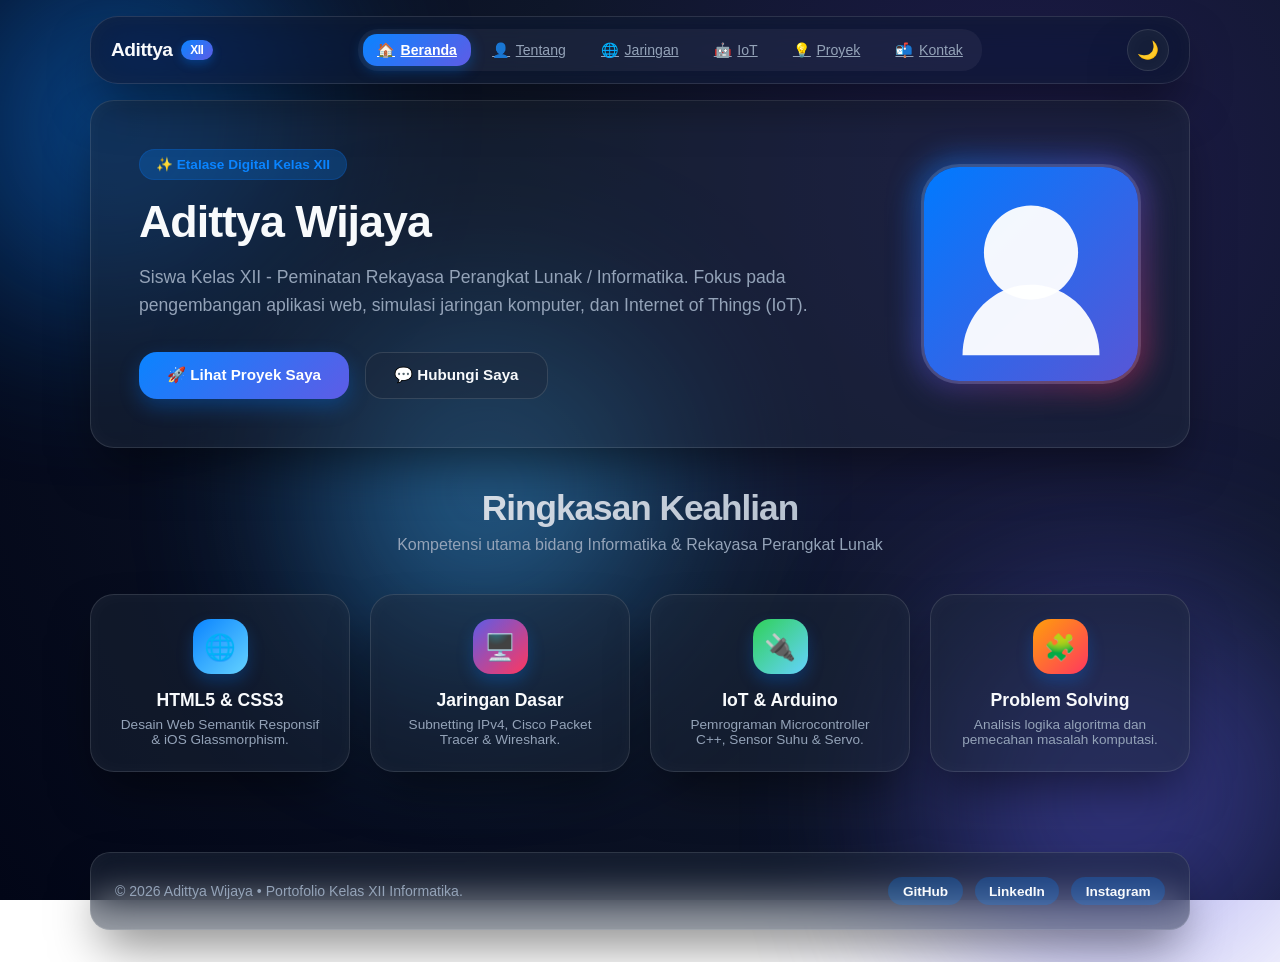
<file: index.html>
<!DOCTYPE html>
<html lang="id" data-theme="dark">
<head>
  <meta charset="UTF-8">
  <meta name="viewport" content="width=device-width, initial-scale=1.0">
  <title>Beranda - Portofolio Digital</title>
  <link rel="stylesheet" href="assets/css/style.css">
</head>
<body>
  <div class="glow-orb orb-1"></div>
  <div class="glow-orb orb-2"></div>
  <div class="glow-orb orb-3"></div>

  <header>
    <nav class="navbar">
      <div class="brand" onclick="window.location.href='index.html'">
        <span>Adittya</span>
        <span class="brand-badge">XII</span>
      </div>
      <ul class="nav-menu">
        <li><a class="nav-link active" href="index.html">🏠 <span>Beranda</span></a></li>
        <li><a class="nav-link" href="pages/tentang.html">👤 <span>Tentang</span></a></li>
        <li><a class="nav-link" href="pages/jaringan.html">🌐 <span>Jaringan</span></a></li>
        <li><a class="nav-link" href="pages/iot.html">🤖 <span>IoT</span></a></li>
        <li><a class="nav-link" href="pages/proyek.html">💡 <span>Proyek</span></a></li>
        <li><a class="nav-link" href="pages/kontak.html">📬 <span>Kontak</span></a></li>
      </ul>
      <button class="theme-toggle-btn" id="themeToggleBtn" onclick="toggleTheme()">🌙</button>
    </nav>
  </header>

  <main>
    <section class="page-section active">
      <article class="glass-card hero-widget">
        <div class="hero-content">
          <span class="hero-badge">✨ Etalase Digital Kelas XII</span>
          <h1 class="hero-title">Adittya Wijaya</h1>
          <p class="hero-description">
            Siswa Kelas XII - Peminatan Rekayasa Perangkat Lunak / Informatika. 
            Fokus pada pengembangan aplikasi web, simulasi jaringan komputer, dan Internet of Things (IoT).
          </p>
          <div class="cta-group">
            <button class="ios-btn ios-btn-primary" onclick="window.location.href='proyek.html'">🚀 Lihat Proyek Saya</button>
            <button class="ios-btn ios-btn-secondary" onclick="window.location.href='kontak.html'">💬 Hubungi Saya</button>
          </div>
        </div>
        <div class="avatar-wrapper">
          <svg class="avatar-svg" viewBox="0 0 100 100" fill="none" xmlns="http://www.w3.org/2000/svg">
            <rect width="100" height="100" fill="url(#hero-gradient)"/>
            <circle cx="50" cy="40" r="22" fill="#ffffff" opacity="0.95"/>
            <path d="M18 88C18 69.5 32.3 55 50 55C67.7 55 82 69.5 82 88H18Z" fill="#ffffff" opacity="0.95"/>
            <defs>
              <linearGradient id="hero-gradient" x1="0" y1="0" x2="100" y2="100" gradientUnits="userSpaceOnUse">
                <stop stop-color="#007AFF"/>
                <stop offset="1" stop-color="#5856D6"/>
              </linearGradient>
            </defs>
          </svg>
        </div>
      </article>

      <div class="section-header">
        <h2 class="section-title">Ringkasan Keahlian</h2>
        <p class="section-subtitle">Kompetensi utama bidang Informatika & Rekayasa Perangkat Lunak</p>
      </div>

      <div class="skills-grid">
        <article class="glass-card skill-widget">
          <div class="skill-icon-box">🌐</div>
          <h3 style="font-size:1.1rem; margin-bottom:0.4rem;">HTML5 & CSS3</h3>
          <p style="font-size:0.85rem; color:var(--text-muted);">Desain Web Semantik Responsif & iOS Glassmorphism.</p>
        </article>
        <article class="glass-card skill-widget">
          <div class="skill-icon-box" style="background:linear-gradient(135deg, var(--accent-purple), var(--accent-pink));">🖥️</div>
          <h3 style="font-size:1.1rem; margin-bottom:0.4rem;">Jaringan Dasar</h3>
          <p style="font-size:0.85rem; color:var(--text-muted);">Subnetting IPv4, Cisco Packet Tracer & Wireshark.</p>
        </article>
        <article class="glass-card skill-widget">
          <div class="skill-icon-box" style="background:linear-gradient(135deg, var(--accent-green), var(--accent-cyan));">🔌</div>
          <h3 style="font-size:1.1rem; margin-bottom:0.4rem;">IoT & Arduino</h3>
          <p style="font-size:0.85rem; color:var(--text-muted);">Pemrograman Microcontroller C++, Sensor Suhu & Servo.</p>
        </article>
        <article class="glass-card skill-widget">
          <div class="skill-icon-box" style="background:linear-gradient(135deg, var(--accent-orange), var(--accent-pink));">🧩</div>
          <h3 style="font-size:1.1rem; margin-bottom:0.4rem;">Problem Solving</h3>
          <p style="font-size:0.85rem; color:var(--text-muted);">Analisis logika algoritma dan pemecahan masalah komputasi.</p>
        </article>
      </div>
    </section>
  </main>

  <footer>
    <p class="footer-text">&copy; 2026 Adittya Wijaya • Portofolio Kelas XII Informatika.</p>
    <div class="social-pills">
      <a href="https://github.com" target="_blank" class="social-pill">GitHub</a>
      <a href="https://linkedin.com" target="_blank" class="social-pill">LinkedIn</a>
      <a href="https://instagram.com" target="_blank" class="social-pill">Instagram</a>
    </div>
  </footer>

  <script>
    function toggleTheme() {
      const htmlEl = document.documentElement;
      const currentTheme = htmlEl.getAttribute('data-theme');
      const newTheme = currentTheme === 'dark' ? 'light' : 'dark';
      htmlEl.setAttribute('data-theme', newTheme);
      const themeBtn = document.getElementById('themeToggleBtn');
      themeBtn.innerHTML = newTheme === 'dark' ? '🌙' : '☀️';
    }
  </script>
</body>
</html>
</file>
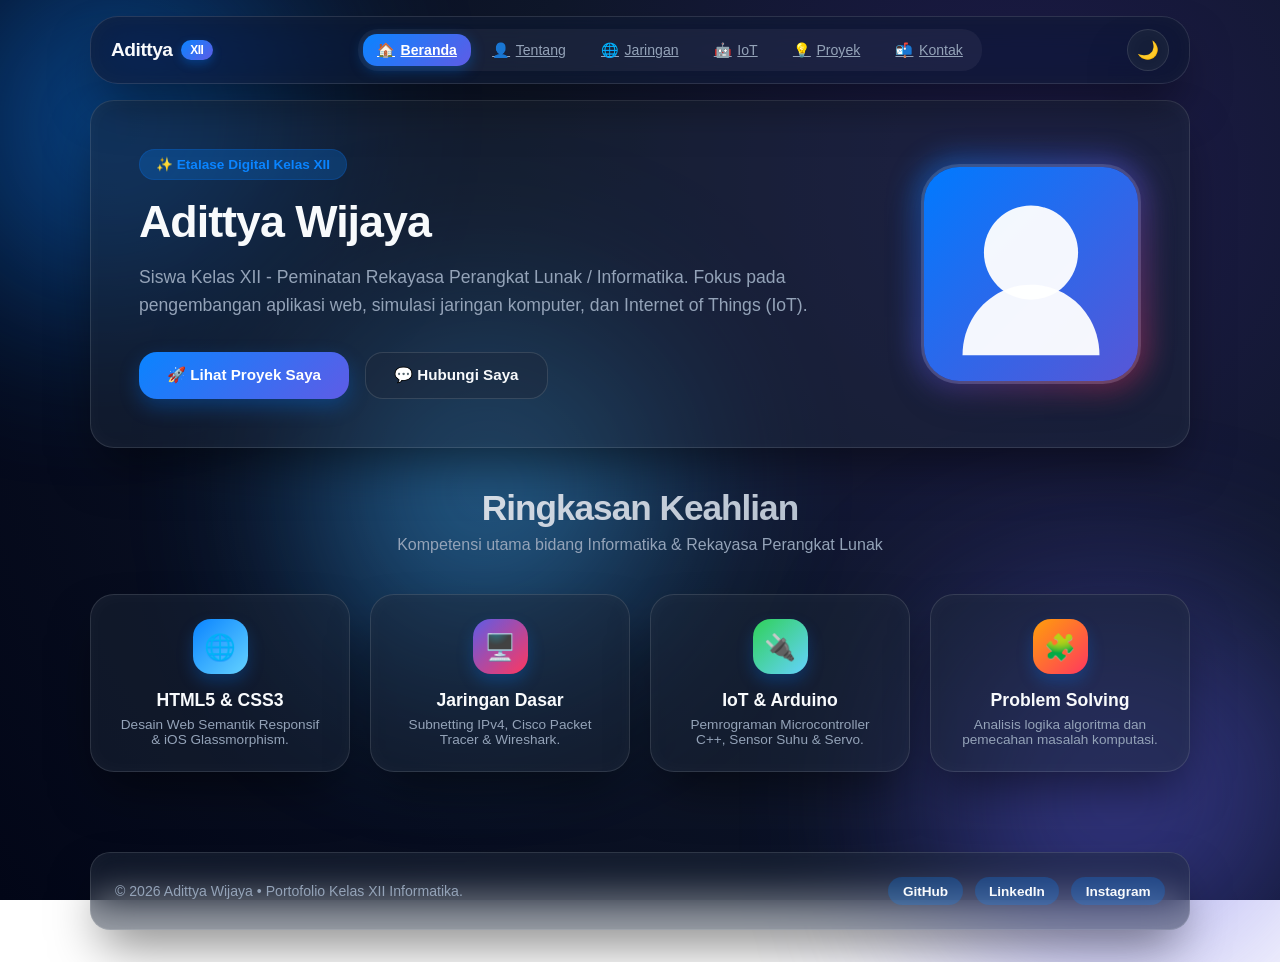
<file: pages/index.html>
<!DOCTYPE html>
<html lang="id" data-theme="dark">
<head>
  <meta charset="UTF-8">
  <meta name="viewport" content="width=device-width, initial-scale=1.0">
  <title>Beranda - Portofolio Digital</title>
  <link rel="stylesheet" href="../assets/css/style.css">
</head>
<body>
  <div class="glow-orb orb-1"></div>
  <div class="glow-orb orb-2"></div>
  <div class="glow-orb orb-3"></div>

  <header>
    <nav class="navbar">
      <div class="brand" onclick="window.location.href='index.html'">
        <span>Adittya</span>
        <span class="brand-badge">XII</span>
      </div>
      <ul class="nav-menu">
        <li><a class="nav-link active" href="index.html">🏠 <span>Beranda</span></a></li>
        <li><a class="nav-link" href="pages/tentang.html">👤 <span>Tentang</span></a></li>
        <li><a class="nav-link" href="pages/jaringan.html">🌐 <span>Jaringan</span></a></li>
        <li><a class="nav-link" href="pages/iot.html">🤖 <span>IoT</span></a></li>
        <li><a class="nav-link" href="pages/proyek.html">💡 <span>Proyek</span></a></li>
        <li><a class="nav-link" href="pages/kontak.html">📬 <span>Kontak</span></a></li>
      </ul>
      <button class="theme-toggle-btn" id="themeToggleBtn" onclick="toggleTheme()">🌙</button>
    </nav>
  </header>

  <main>
    <section class="page-section active">
      <article class="glass-card hero-widget">
        <div class="hero-content">
          <span class="hero-badge">✨ Etalase Digital Kelas XII</span>
          <h1 class="hero-title">Adittya Wijaya</h1>
          <p class="hero-description">
            Siswa Kelas XII - Peminatan Rekayasa Perangkat Lunak / Informatika. 
            Fokus pada pengembangan aplikasi web, simulasi jaringan komputer, dan Internet of Things (IoT).
          </p>
          <div class="cta-group">
            <button class="ios-btn ios-btn-primary" onclick="window.location.href='proyek.html'">🚀 Lihat Proyek Saya</button>
            <button class="ios-btn ios-btn-secondary" onclick="window.location.href='kontak.html'">💬 Hubungi Saya</button>
          </div>
        </div>
        <div class="avatar-wrapper">
          <svg class="avatar-svg" viewBox="0 0 100 100" fill="none" xmlns="http://www.w3.org/2000/svg">
            <rect width="100" height="100" fill="url(#hero-gradient)"/>
            <circle cx="50" cy="40" r="22" fill="#ffffff" opacity="0.95"/>
            <path d="M18 88C18 69.5 32.3 55 50 55C67.7 55 82 69.5 82 88H18Z" fill="#ffffff" opacity="0.95"/>
            <defs>
              <linearGradient id="hero-gradient" x1="0" y1="0" x2="100" y2="100" gradientUnits="userSpaceOnUse">
                <stop stop-color="#007AFF"/>
                <stop offset="1" stop-color="#5856D6"/>
              </linearGradient>
            </defs>
          </svg>
        </div>
      </article>

      <div class="section-header">
        <h2 class="section-title">Ringkasan Keahlian</h2>
        <p class="section-subtitle">Kompetensi utama bidang Informatika & Rekayasa Perangkat Lunak</p>
      </div>

      <div class="skills-grid">
        <article class="glass-card skill-widget">
          <div class="skill-icon-box">🌐</div>
          <h3 style="font-size:1.1rem; margin-bottom:0.4rem;">HTML5 & CSS3</h3>
          <p style="font-size:0.85rem; color:var(--text-muted);">Desain Web Semantik Responsif & iOS Glassmorphism.</p>
        </article>
        <article class="glass-card skill-widget">
          <div class="skill-icon-box" style="background:linear-gradient(135deg, var(--accent-purple), var(--accent-pink));">🖥️</div>
          <h3 style="font-size:1.1rem; margin-bottom:0.4rem;">Jaringan Dasar</h3>
          <p style="font-size:0.85rem; color:var(--text-muted);">Subnetting IPv4, Cisco Packet Tracer & Wireshark.</p>
        </article>
        <article class="glass-card skill-widget">
          <div class="skill-icon-box" style="background:linear-gradient(135deg, var(--accent-green), var(--accent-cyan));">🔌</div>
          <h3 style="font-size:1.1rem; margin-bottom:0.4rem;">IoT & Arduino</h3>
          <p style="font-size:0.85rem; color:var(--text-muted);">Pemrograman Microcontroller C++, Sensor Suhu & Servo.</p>
        </article>
        <article class="glass-card skill-widget">
          <div class="skill-icon-box" style="background:linear-gradient(135deg, var(--accent-orange), var(--accent-pink));">🧩</div>
          <h3 style="font-size:1.1rem; margin-bottom:0.4rem;">Problem Solving</h3>
          <p style="font-size:0.85rem; color:var(--text-muted);">Analisis logika algoritma dan pemecahan masalah komputasi.</p>
        </article>
      </div>
    </section>
  </main>

  <footer>
    <p class="footer-text">&copy; 2026 Adittya Wijaya • Portofolio Kelas XII Informatika.</p>
    <div class="social-pills">
      <a href="https://github.com" target="_blank" class="social-pill">GitHub</a>
      <a href="https://linkedin.com" target="_blank" class="social-pill">LinkedIn</a>
      <a href="https://instagram.com" target="_blank" class="social-pill">Instagram</a>
    </div>
  </footer>

  <script>
    function toggleTheme() {
      const htmlEl = document.documentElement;
      const currentTheme = htmlEl.getAttribute('data-theme');
      const newTheme = currentTheme === 'dark' ? 'light' : 'dark';
      htmlEl.setAttribute('data-theme', newTheme);
      const themeBtn = document.getElementById('themeToggleBtn');
      themeBtn.innerHTML = newTheme === 'dark' ? '🌙' : '☀️';
    }
  </script>
</body>
</html>
</file>
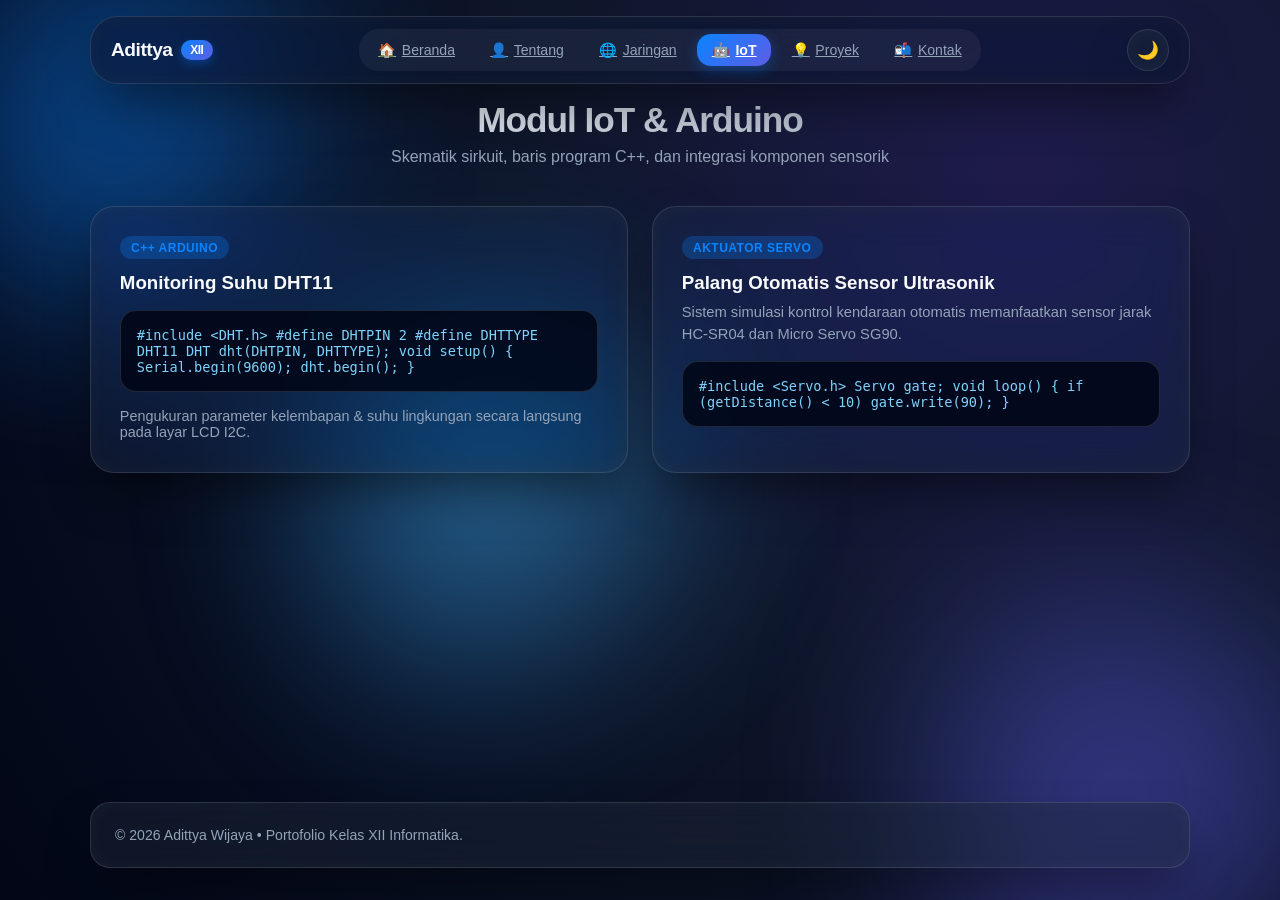
<file: pages/iot.html>
<!DOCTYPE html>
<html lang="id" data-theme="dark">
<head>
  <meta charset="UTF-8">
  <meta name="viewport" content="width=device-width, initial-scale=1.0">
  <title>IoT & Arduino - Portofolio Digital</title>
  <link rel="stylesheet" href="../assets/css/style.css">
</head>
<body>
  <div class="glow-orb orb-1"></div>
  <div class="glow-orb orb-2"></div>
  <div class="glow-orb orb-3"></div>

  <header>
    <nav class="navbar">
      <div class="brand" onclick="window.location.href='index.html'">
        <span>Adittya</span>
        <span class="brand-badge">XII</span>
      </div>
      <ul class="nav-menu">
        <li><a class="nav-link" href="../index.html">🏠 <span>Beranda</span></a></li>
        <li><a class="nav-link" href="tentang.html">👤 <span>Tentang</span></a></li>
        <li><a class="nav-link" href="jaringan.html">🌐 <span>Jaringan</span></a></li>
        <li><a class="nav-link active" href="iot.html">🤖 <span>IoT</span></a></li>
        <li><a class="nav-link" href="proyek.html">💡 <span>Proyek</span></a></li>
        <li><a class="nav-link" href="kontak.html">📬 <span>Kontak</span></a></li>
      </ul>
      <button class="theme-toggle-btn" id="themeToggleBtn" onclick="toggleTheme()">🌙</button>
    </nav>
  </header>

  <main>
    <section class="page-section active">
      <div class="section-header">
        <h2 class="section-title">Modul IoT & Arduino</h2>
        <p class="section-subtitle">Skematik sirkuit, baris program C++, dan integrasi komponen sensorik</p>
      </div>

      <div class="module-grid">
        <article class="glass-card">
          <span class="card-tag">C++ Arduino</span>
          <h3 style="margin: 0.8rem 0 0.2rem;">Monitoring Suhu DHT11</h3>
          <div class="code-box">
#include &lt;DHT.h&gt;
#define DHTPIN 2
#define DHTTYPE DHT11
DHT dht(DHTPIN, DHTTYPE);

void setup() {
  Serial.begin(9600);
  dht.begin();
}
          </div>
          <p style="color:var(--text-muted); font-size:0.9rem;">
            Pengukuran parameter kelembapan & suhu lingkungan secara langsung pada layar LCD I2C.
          </p>
        </article>

        <article class="glass-card">
          <span class="card-tag">Aktuator Servo</span>
          <h3 style="margin: 0.8rem 0 0.4rem;">Palang Otomatis Sensor Ultrasonik</h3>
          <p style="color:var(--text-muted); font-size:0.92rem; line-height:1.5;">
            Sistem simulasi kontrol kendaraan otomatis memanfaatkan sensor jarak HC-SR04 dan Micro Servo SG90.
          </p>
          <div class="code-box">
#include &lt;Servo.h&gt;
Servo gate;
void loop() {
  if (getDistance() &lt; 10) gate.write(90);
}
          </div>
        </article>
      </div>
    </section>
  </main>
  
  <footer><p class="footer-text">&copy; 2026 Adittya Wijaya • Portofolio Kelas XII Informatika.</p></footer>
  <script>
    function toggleTheme() {
      const htmlEl = document.documentElement;
      htmlEl.setAttribute('data-theme', htmlEl.getAttribute('data-theme') === 'dark' ? 'light' : 'dark');
    }
  </script>
</body>
</html>
</file>
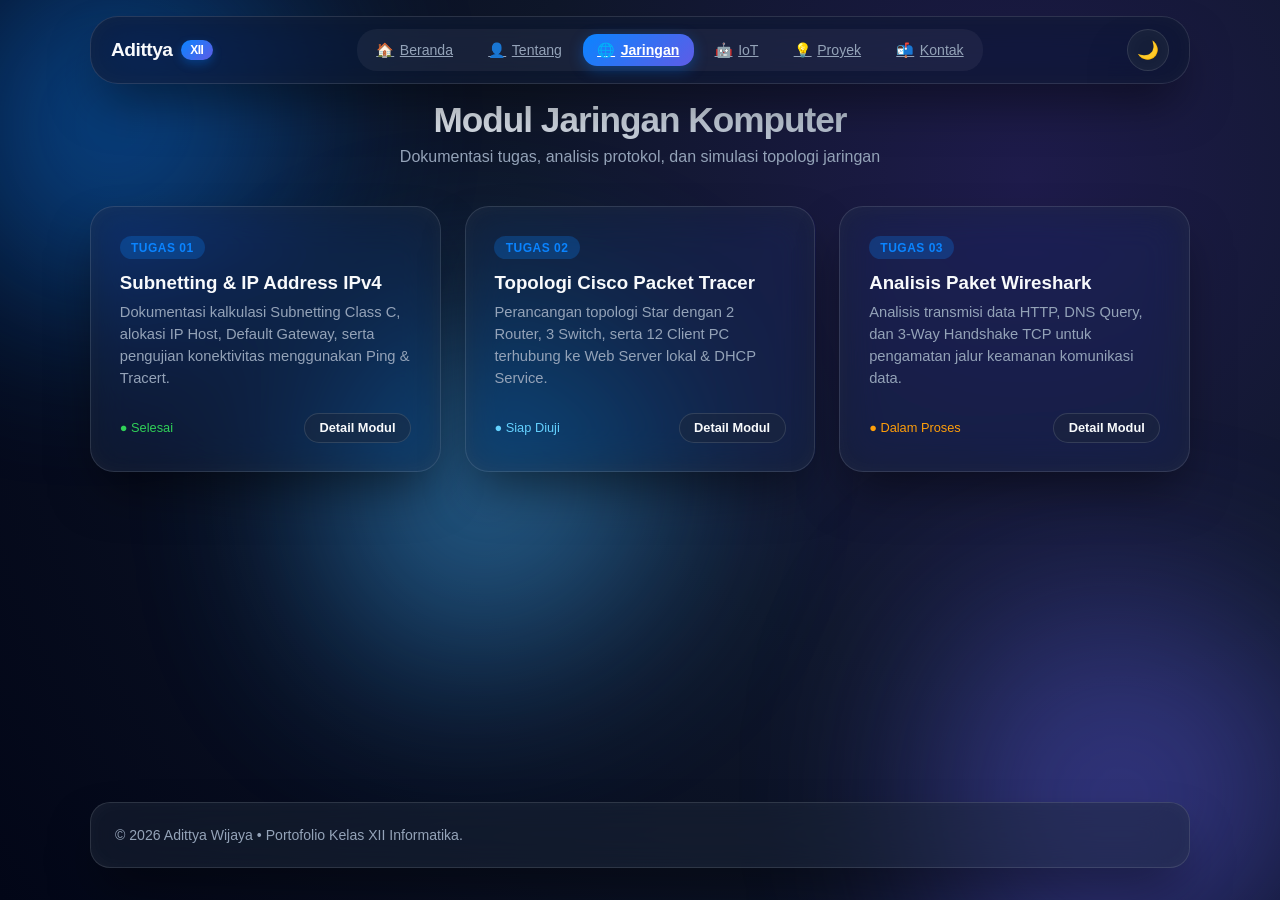
<file: pages/jaringan.html>
<!DOCTYPE html>
<html lang="id" data-theme="dark">
<head>
  <meta charset="UTF-8">
  <meta name="viewport" content="width=device-width, initial-scale=1.0">
  <title>Jaringan - Portofolio Digital</title>
  <link rel="stylesheet" href="../assets/css/style.css">
</head>
<body>
  <div class="glow-orb orb-1"></div>
  <div class="glow-orb orb-2"></div>
  <div class="glow-orb orb-3"></div>

  <header>
    <nav class="navbar">
      <div class="brand" onclick="window.location.href='index.html'">
        <span>Adittya</span>
        <span class="brand-badge">XII</span>
      </div>
      <ul class="nav-menu">
        <li><a class="nav-link" href="../index.html">🏠 <span>Beranda</span></a></li>
        <li><a class="nav-link" href="tentang.html">👤 <span>Tentang</span></a></li>
        <li><a class="nav-link active" href="jaringan.html">🌐 <span>Jaringan</span></a></li>
        <li><a class="nav-link" href="iot.html">🤖 <span>IoT</span></a></li>
        <li><a class="nav-link" href="proyek.html">💡 <span>Proyek</span></a></li>
        <li><a class="nav-link" href="kontak.html">📬 <span>Kontak</span></a></li>
      </ul>
      <button class="theme-toggle-btn" id="themeToggleBtn" onclick="toggleTheme()">🌙</button>
    </nav>
  </header>

  <main>
    <section class="page-section active">
      <div class="section-header">
        <h2 class="section-title">Modul Jaringan Komputer</h2>
        <p class="section-subtitle">Dokumentasi tugas, analisis protokol, dan simulasi topologi jaringan</p>
      </div>
      <div class="module-grid">
        <article class="glass-card">
          <span class="card-tag">Tugas 01</span>
          <h3 style="margin: 0.8rem 0 0.4rem;">Subnetting & IP Address IPv4</h3>
          <p style="color:var(--text-muted); font-size:0.92rem; line-height:1.5;">
            Dokumentasi kalkulasi Subnetting Class C, alokasi IP Host, Default Gateway, serta pengujian konektivitas menggunakan Ping & Tracert.
          </p>
          <div style="margin-top:1.5rem; display:flex; justify-content:space-between; align-items:center;">
            <span style="font-size:0.8rem; color:var(--accent-green);">● Selesai</span>
            <button class="ios-btn ios-btn-secondary" style="padding:0.4rem 0.9rem; font-size:0.8rem;">Detail Modul</button>
          </div>
        </article>

        <article class="glass-card">
          <span class="card-tag">Tugas 02</span>
          <h3 style="margin: 0.8rem 0 0.4rem;">Topologi Cisco Packet Tracer</h3>
          <p style="color:var(--text-muted); font-size:0.92rem; line-height:1.5;">
            Perancangan topologi Star dengan 2 Router, 3 Switch, serta 12 Client PC terhubung ke Web Server lokal & DHCP Service.
          </p>
          <div style="margin-top:1.5rem; display:flex; justify-content:space-between; align-items:center;">
            <span style="font-size:0.8rem; color:var(--accent-cyan);">● Siap Diuji</span>
            <button class="ios-btn ios-btn-secondary" style="padding:0.4rem 0.9rem; font-size:0.8rem;">Detail Modul</button>
          </div>
        </article>

        <article class="glass-card">
          <span class="card-tag">Tugas 03</span>
          <h3 style="margin: 0.8rem 0 0.4rem;">Analisis Paket Wireshark</h3>
          <p style="color:var(--text-muted); font-size:0.92rem; line-height:1.5;">
            Analisis transmisi data HTTP, DNS Query, dan 3-Way Handshake TCP untuk pengamatan jalur keamanan komunikasi data.
          </p>
          <div style="margin-top:1.5rem; display:flex; justify-content:space-between; align-items:center;">
            <span style="font-size:0.8rem; color:var(--accent-orange);">● Dalam Proses</span>
            <button class="ios-btn ios-btn-secondary" style="padding:0.4rem 0.9rem; font-size:0.8rem;">Detail Modul</button>
          </div>
        </article>
      </div>
    </section>
  </main>

  <footer>
    <p class="footer-text">&copy; 2026 Adittya Wijaya • Portofolio Kelas XII Informatika.</p>
  </footer>
  <script>
    function toggleTheme() {
      const htmlEl = document.documentElement;
      const currentTheme = htmlEl.getAttribute('data-theme');
      htmlEl.setAttribute('data-theme', currentTheme === 'dark' ? 'light' : 'dark');
      document.getElementById('themeToggleBtn').innerHTML = currentTheme === 'dark' ? '☀️' : '🌙';
    }
  </script>
</body>
</html>
</file>
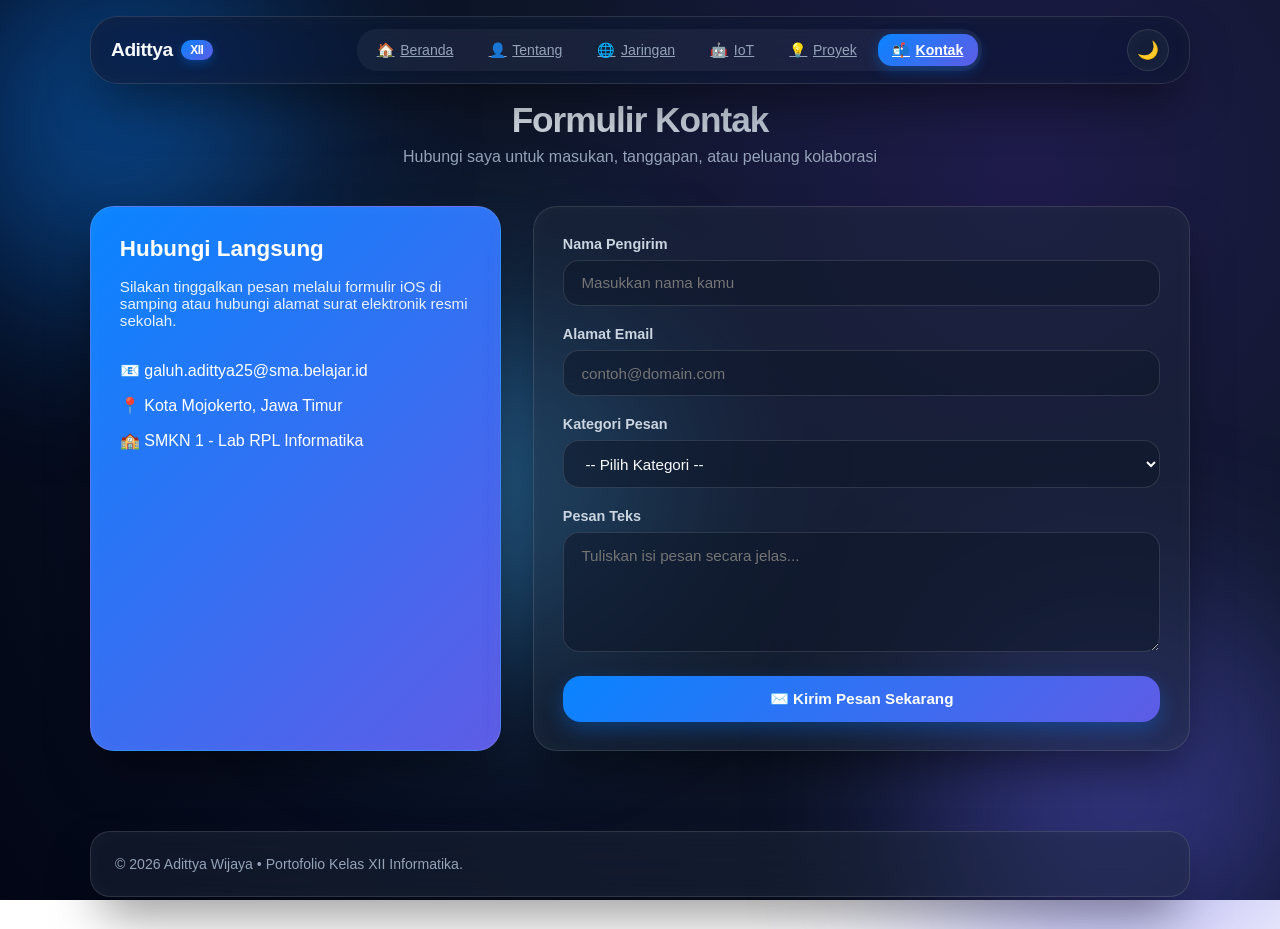
<file: pages/kontak.html>
<!DOCTYPE html>
<html lang="id" data-theme="dark">
<head>
  <meta charset="UTF-8">
  <meta name="viewport" content="width=device-width, initial-scale=1.0">
  <title>Kontak - Portofolio Digital</title>
  <link rel="stylesheet" href="../assets/css/style.css">
</head>
<body>
  <div class="glow-orb orb-1"></div>
  <div class="glow-orb orb-2"></div>
  <div class="glow-orb orb-3"></div>

  <header>
    <nav class="navbar">
      <div class="brand" onclick="window.location.href='index.html'">
        <span>Adittya</span>
        <span class="brand-badge">XII</span>
      </div>
      <ul class="nav-menu">
        <li><a class="nav-link" href="../index.html">🏠 <span>Beranda</span></a></li>
        <li><a class="nav-link" href="tentang.html">👤 <span>Tentang</span></a></li>
        <li><a class="nav-link" href="jaringan.html">🌐 <span>Jaringan</span></a></li>
        <li><a class="nav-link" href="iot.html">🤖 <span>IoT</span></a></li>
        <li><a class="nav-link" href="proyek.html">💡 <span>Proyek</span></a></li>
        <li><a class="nav-link active" href="kontak.html">📬 <span>Kontak</span></a></li>
      </ul>
      <button class="theme-toggle-btn" onclick="toggleTheme()">🌙</button>
    </nav>
  </header>

  <main>
    <section class="page-section active">
      <div class="section-header">
        <h2 class="section-title">Formulir Kontak</h2>
        <p class="section-subtitle">Hubungi saya untuk masukan, tanggapan, atau peluang kolaborasi</p>
      </div>

      <div class="contact-layout">
        <article class="glass-card" style="background: linear-gradient(135deg, var(--accent-blue), var(--accent-purple)); color:white;">
          <h3 style="font-size:1.4rem; margin-bottom:1rem;">Hubungi Langsung</h3>
          <p style="opacity:0.9; margin-bottom:2rem; font-size:0.95rem;">
            Silakan tinggalkan pesan melalui formulir iOS di samping atau hubungi alamat surat elektronik resmi sekolah.
          </p>
          <div style="display:flex; flex-direction:column; gap:1rem;">
            <div>📧 galuh.adittya25@sma.belajar.id</div>
            <div>📍 Kota Mojokerto, Jawa Timur</div>
            <div>🏫 SMKN 1 - Lab RPL Informatika</div>
          </div>
        </article>

        <article class="glass-card">
          <form id="contactForm" onsubmit="handleFormSubmit(event)">
            <div class="form-group">
              <label class="form-label" for="nama">Nama Pengirim</label>
              <input type="text" id="nama" class="ios-input" placeholder="Masukkan nama kamu" required>
            </div>
            <div class="form-group">
              <label class="form-label" for="email">Alamat Email</label>
              <input type="email" id="email" class="ios-input" placeholder="contoh@domain.com" required>
            </div>
            <div class="form-group">
              <label class="form-label" for="kategori">Kategori Pesan</label>
              <select id="kategori" class="ios-select" required>
                <option value="" disabled selected>-- Pilih Kategori --</option>
                <option value="Pertanyaan">Pertanyaan Materi</option>
                <option value="Kolaborasi">Kolaborasi Proyek</option>
                <option value="Saran">Saran & Masukan</option>
              </select>
            </div>
            <div class="form-group">
              <label class="form-label" for="pesan">Pesan Teks</label>
              <textarea id="pesan" class="ios-textarea" placeholder="Tuliskan isi pesan secara jelas..." required></textarea>
            </div>
            <button type="submit" class="ios-btn ios-btn-primary" style="width:100%; justify-content:center;">
              ✉️ Kirim Pesan Sekarang
            </button>
          </form>
        </article>
      </div>
    </section>
  </main>

  <div class="toast-modal" id="toastModal">
    <span>✅</span>
    <span id="toastMsg">Terima kasih! Pesan kamu berhasil terkirim.</span>
  </div>

  <footer><p class="footer-text">&copy; 2026 Adittya Wijaya • Portofolio Kelas XII Informatika.</p></footer>

  <script>
    function toggleTheme() {
      const htmlEl = document.documentElement;
      htmlEl.setAttribute('data-theme', htmlEl.getAttribute('data-theme') === 'dark' ? 'light' : 'dark');
    }
    function showToast(message) {
      const toast = document.getElementById('toastModal');
      document.getElementById('toastMsg').textContent = message;
      toast.classList.add('show');
      setTimeout(() => { toast.classList.remove('show'); }, 3000);
    }
    function handleFormSubmit(e) {
      e.preventDefault();
      showToast('Pesan kamu berhasil terkirim via iOS System!');
      document.getElementById('contactForm').reset();
    }
  </script>
</body>
</html>
</file>
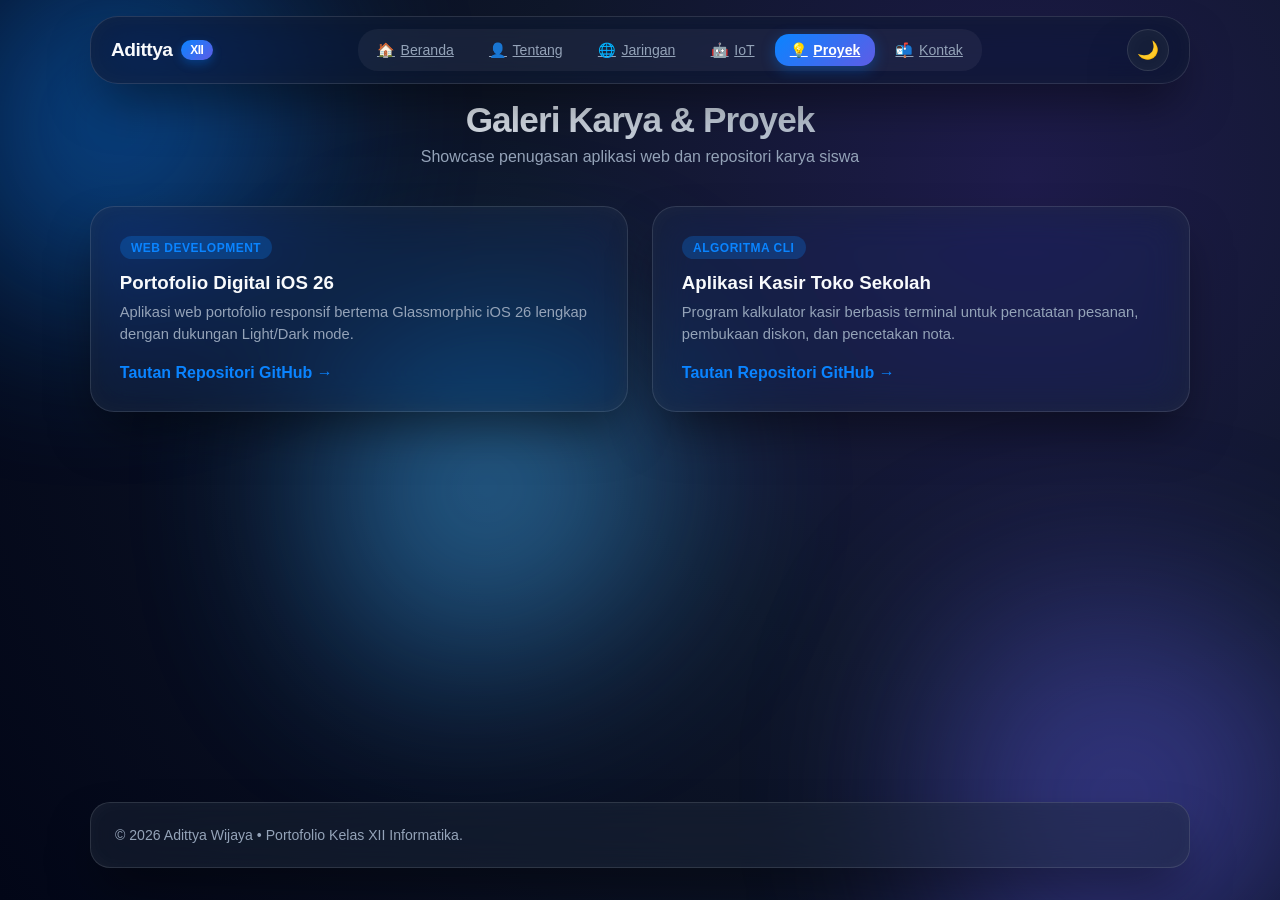
<file: pages/proyek.html>
<!DOCTYPE html>
<html lang="id" data-theme="dark">
<head>
  <meta charset="UTF-8">
  <meta name="viewport" content="width=device-width, initial-scale=1.0">
  <title>Proyek - Portofolio Digital</title>
  <link rel="stylesheet" href="../assets/css/style.css">
</head>
<body>
  <div class="glow-orb orb-1"></div>
  <div class="glow-orb orb-2"></div>
  <div class="glow-orb orb-3"></div>

  <header>
    <nav class="navbar">
      <div class="brand" onclick="window.location.href='index.html'">
        <span>Adittya</span>
        <span class="brand-badge">XII</span>
      </div>
      <ul class="nav-menu">
        <li><a class="nav-link" href="../index.html">🏠 <span>Beranda</span></a></li>
        <li><a class="nav-link" href="tentang.html">👤 <span>Tentang</span></a></li>
        <li><a class="nav-link" href="jaringan.html">🌐 <span>Jaringan</span></a></li>
        <li><a class="nav-link" href="iot.html">🤖 <span>IoT</span></a></li>
        <li><a class="nav-link active" href="proyek.html">💡 <span>Proyek</span></a></li>
        <li><a class="nav-link" href="kontak.html">📬 <span>Kontak</span></a></li>
      </ul>
      <button class="theme-toggle-btn" onclick="toggleTheme()">🌙</button>
    </nav>
  </header>

  <main>
    <section class="page-section active">
      <div class="section-header">
        <h2 class="section-title">Galeri Karya & Proyek</h2>
        <p class="section-subtitle">Showcase penugasan aplikasi web dan repositori karya siswa</p>
      </div>

      <div class="module-grid">
        <article class="glass-card">
          <span class="card-tag">Web Development</span>
          <h3 style="margin: 0.8rem 0 0.4rem;">Portofolio Digital iOS 26</h3>
          <p style="color:var(--text-muted); font-size:0.92rem; line-height:1.5;">
            Aplikasi web portofolio responsif bertema Glassmorphic iOS 26 lengkap dengan dukungan Light/Dark mode.
          </p>
          <a href="https://github.com" target="_blank" style="display:inline-block; margin-top:1.2rem; color:var(--accent-blue); font-weight:600; text-decoration:none;">
            Tautan Repositori GitHub &rarr;
          </a>
        </article>

        <article class="glass-card">
          <span class="card-tag">Algoritma CLI</span>
          <h3 style="margin: 0.8rem 0 0.4rem;">Aplikasi Kasir Toko Sekolah</h3>
          <p style="color:var(--text-muted); font-size:0.92rem; line-height:1.5;">
            Program kalkulator kasir berbasis terminal untuk pencatatan pesanan, pembukaan diskon, dan pencetakan nota.
          </p>
          <a href="https://github.com" target="_blank" style="display:inline-block; margin-top:1.2rem; color:var(--accent-blue); font-weight:600; text-decoration:none;">
            Tautan Repositori GitHub &rarr;
          </a>
        </article>
      </div>
    </section>
  </main>
  
  <footer><p class="footer-text">&copy; 2026 Adittya Wijaya • Portofolio Kelas XII Informatika.</p></footer>
  <script>
    function toggleTheme() {
      const htmlEl = document.documentElement;
      htmlEl.setAttribute('data-theme', htmlEl.getAttribute('data-theme') === 'dark' ? 'light' : 'dark');
    }
  </script>
</body>
</html>
</file>
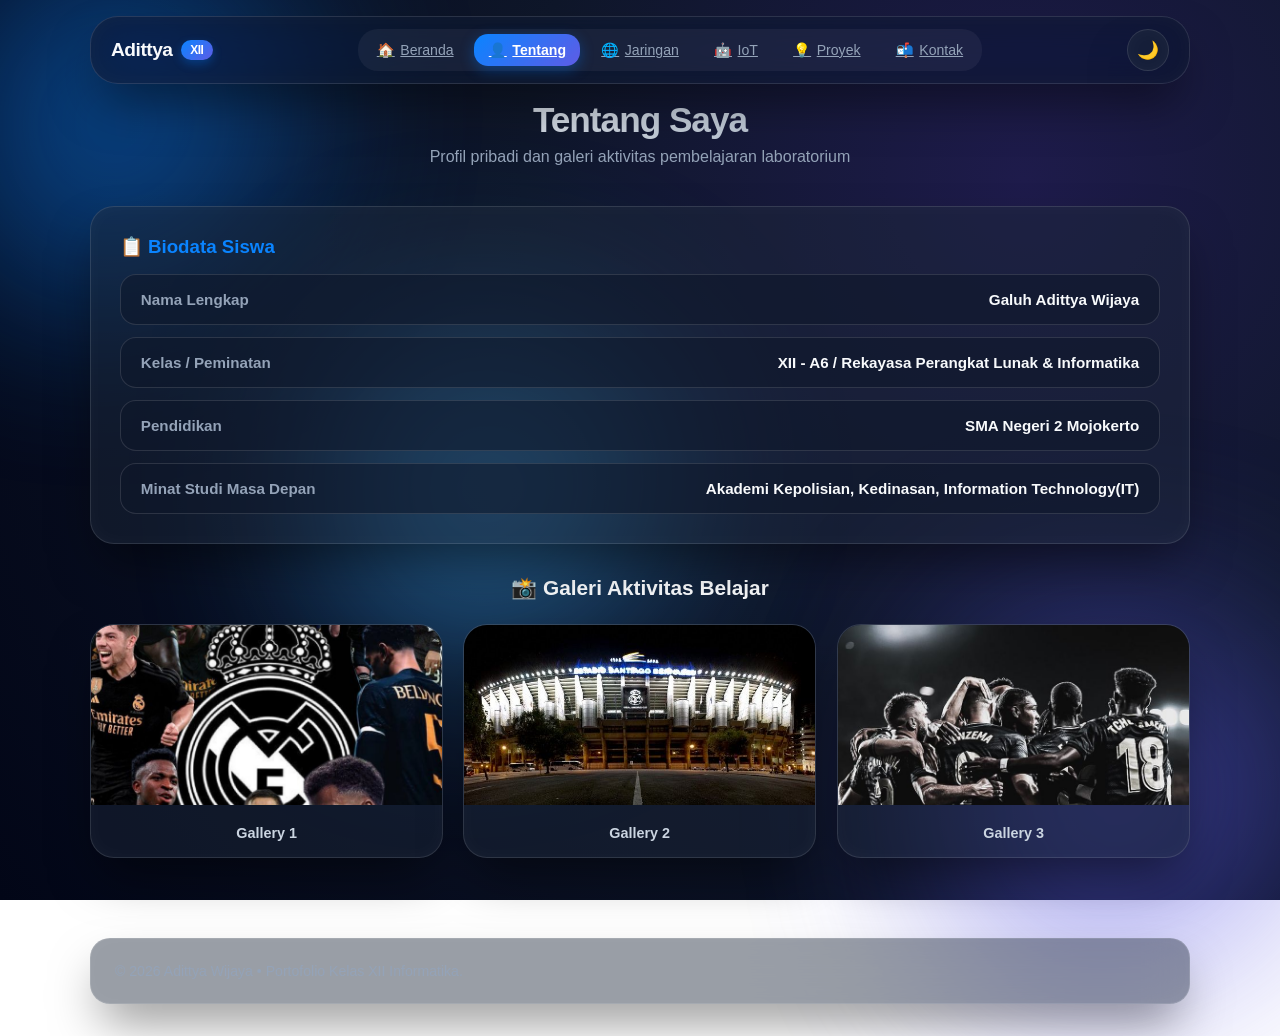
<file: pages/tentang.html>
<!DOCTYPE html>
<html lang="id" data-theme="dark">
<head>
  <meta charset="UTF-8">
  <meta name="viewport" content="width=device-width, initial-scale=1.0">
  <title>Tentang Saya - Portofolio Digital</title>
  <link rel="stylesheet" href="../assets/css/style.css">
</head>
<body>
  <div class="glow-orb orb-1"></div>
  <div class="glow-orb orb-2"></div>
  <div class="glow-orb orb-3"></div>

  <header>
    <nav class="navbar">
      <div class="brand" onclick="window.location.href='index.html'">
        <span>Adittya</span>
        <span class="brand-badge">XII</span>
      </div>
      <ul class="nav-menu">
        <li><a class="nav-link" href="../index.html">🏠 <span>Beranda</span></a></li>
        <li><a class="nav-link active" href="tentang.html">👤 <span>Tentang</span></a></li>
        <li><a class="nav-link" href="jaringan.html">🌐 <span>Jaringan</span></a></li>
        <li><a class="nav-link" href="iot.html">🤖 <span>IoT</span></a></li>
        <li><a class="nav-link" href="proyek.html">💡 <span>Proyek</span></a></li>
        <li><a class="nav-link" href="kontak.html">📬 <span>Kontak</span></a></li>
      </ul>
      <button class="theme-toggle-btn" id="themeToggleBtn" onclick="toggleTheme()">🌙</button>
    </nav>
  </header>

  <main>
    <section class="page-section active">
      <div class="section-header">
        <h2 class="section-title">Tentang Saya</h2>
        <p class="section-subtitle">Profil pribadi dan galeri aktivitas pembelajaran laboratorium</p>
      </div>

      <article class="glass-card biodata-widget">
        <h3 style="color:var(--accent-blue); margin-bottom:0.5rem;">📋 Biodata Siswa</h3>
        <div class="ios-list">
          <div class="ios-list-item">
            <span class="ios-list-label">Nama Lengkap</span>
            <span class="ios-list-value">Galuh Adittya Wijaya</span>
          </div>
          <div class="ios-list-item">
            <span class="ios-list-label">Kelas / Peminatan</span>
            <span class="ios-list-value">XII - A6 / Rekayasa Perangkat Lunak & Informatika</span>
          </div>
          <div class="ios-list-item">
            <span class="ios-list-label">Pendidikan</span>
            <span class="ios-list-value">SMA Negeri 2 Mojokerto</span>
          </div>
          <div class="ios-list-item">
            <span class="ios-list-label">Minat Studi Masa Depan</span>
            <span class="ios-list-value">Akademi Kepolisian, Kedinasan, Information Technology(IT)</span>
          </div>
        </div>
      </article>

      <section>
        <h3 style="text-align:center; margin-bottom:1rem; font-size:1.3rem;">📸 Galeri Aktivitas Belajar</h3>
        <div class="gallery-grid">
          <article class="glass-card gallery-widget">
            <img src="rm 1.jpg" alt="Galeri 1" class="gallery-img">
            <div class="gallery-caption">Gallery 1</div>
          </article>
          <article class="glass-card gallery-widget">
            <img src="rm 3.jpg" alt="Galeri 2" class="gallery-img">
            <div class="gallery-caption">Gallery 2</div>
          </article>
          <article class="gallery-card glass-card gallery-widget">
            <img src="rm 2.jpg" alt="Galeri 3" class="gallery-img">
            <div class="gallery-caption">Gallery 3</div>
          </article>
        </div>
      </section>
    </section>
  </main>

  <footer>
    <p class="footer-text">&copy; 2026 Adittya Wijaya • Portofolio Kelas XII Informatika.</p>
  </footer>

  <script>
    function toggleTheme() {
      const htmlEl = document.documentElement;
      const currentTheme = htmlEl.getAttribute('data-theme');
      const newTheme = currentTheme === 'dark' ? 'light' : 'dark';
      htmlEl.setAttribute('data-theme', newTheme);
      const themeBtn = document.getElementById('themeToggleBtn');
      themeBtn.innerHTML = newTheme === 'dark' ? '🌙' : '☀️';
    }
  </script>
</body>
</html>
</file>
<file: assets/css/style.css>
:root {
      /* iOS Light Theme Variables */
      --bg-gradient: radial-gradient(circle at 20% 20%, #e0e7ff 0%, #f1f5f9 50%, #e2e8f0 100%);
      --glass-bg: rgba(255, 255, 255, 0.55);
      --glass-bg-hover: rgba(255, 255, 255, 0.75);
      --glass-card: rgba(255, 255, 255, 0.65);
      --glass-border: rgba(255, 255, 255, 0.6);
      --glass-shadow: 0 20px 40px -15px rgba(0, 0, 0, 0.07), 0 0 15px rgba(255, 255, 255, 0.5) inset;
      
      --text-main: #0f172a;
      --text-muted: #64748b;
      --text-sub: #475569;
      
      --accent-blue: #007aff;
      --accent-purple: #5856d6;
      --accent-pink: #ff2d55;
      --accent-cyan: #32ade6;
      --accent-green: #34c759;
      --accent-orange: #ff9500;
      
      --code-bg: rgba(15, 23, 42, 0.9);
      --code-text: #38bdf8;
      
      --nav-bg: rgba(255, 255, 255, 0.6);
      --pill-bg: rgba(0, 122, 255, 0.12);
      
      --transition-speed: 0.4s cubic-bezier(0.16, 1, 0.3, 1);
    }

    [data-theme="dark"] {
      /* iOS 26 Dark Theme Variables */
      --bg-gradient: radial-gradient(circle at 80% 20%, #1e1b4b 0%, #0f172a 40%, #020617 100%);
      --glass-bg: rgba(15, 23, 42, 0.55);
      --glass-bg-hover: rgba(30, 41, 59, 0.75);
      --glass-card: rgba(30, 41, 59, 0.45);
      --glass-border: rgba(255, 255, 255, 0.12);
      --glass-shadow: 0 25px 50px -12px rgba(0, 0, 0, 0.5), 0 0 20px rgba(255, 255, 255, 0.03) inset;
      
      --text-main: #f8fafc;
      --text-muted: #94a3b8;
      --text-sub: #cbd5e1;
      
      --accent-blue: #0a84ff;
      --accent-purple: #5e5ce6;
      --accent-pink: #ff375f;
      --accent-cyan: #64d2ff;
      --accent-green: #30d158;
      --accent-orange: #ff9f0a;
      
      --code-bg: rgba(2, 6, 23, 0.85);
      --code-text: #7dd3fc;
      
      --nav-bg: rgba(15, 23, 42, 0.65);
      --pill-bg: rgba(10, 132, 255, 0.25);
    }

    * {
      box-sizing: border-box;
      margin: 0;
      padding: 0;
      font-family: -apple-system, BlinkMacSystemFont, "SF Pro Display", "SF Pro Text", "Segoe UI", Roboto, sans-serif;
      -webkit-font-smoothing: antialiased;
    }

    body {
      background: var(--bg-gradient);
      background-attachment: fixed;
      color: var(--text-main);
      min-height: 100vh;
      display: flex;
      flex-direction: column;
      transition: background var(--transition-speed), color var(--transition-speed);
      overflow-x: hidden;
    }

    /* Background Ambient Glowing Orbs for iOS Aesthetic */
    .glow-orb {
      position: fixed;
      border-radius: 40% 60% 70% 30% / 40% 50% 60% 50%;
      filter: blur(95px);
      z-index: -1;
      opacity: 0.45;
      pointer-events: none;
      animation: floatOrganic 16s ease-in-out infinite alternate;
      will-change: transform, border-radius;
    }

    .orb-1 {
      width: 450px;
      height: 450px;
      background: radial-gradient(circle, var(--accent-blue), var(--accent-purple));
      top: -80px;
      left: -80px;
    }

    .orb-2 {
      width: 480px;
      height: 480px;
      background: radial-gradient(circle, var(--accent-purple), var(--accent-pink));
      bottom: -120px;
      right: -80px;
      animation-delay: -7s;
    }

    .orb-3 {
      width: 350px;
      height: 350px;
      background: radial-gradient(circle, var(--accent-cyan), var(--accent-blue));
      top: 35%;
      left: 25%;
      animation-delay: -12s;
    }

    @keyframes floatOrganic {
      0% {
        transform: translate(0, 0) rotate(0deg) scale(1);
        border-radius: 40% 60% 70% 30% / 40% 50% 60% 50%;
      }
      33% {
        transform: translate(45px, -35px) rotate(120deg) scale(1.1);
        border-radius: 60% 40% 30% 70% / 50% 30% 70% 50%;
      }
      66% {
        transform: translate(-30px, 45px) rotate(240deg) scale(0.95);
        border-radius: 30% 70% 50% 50% / 30% 60% 40% 70%;
      }
      100% {
        transform: translate(35px, 25px) rotate(360deg) scale(1.05);
        border-radius: 50% 50% 40% 60% / 60% 40% 50% 50%;
      }
    }

    header {
      position: sticky;
      top: 1rem;
      z-index: 1000;
      width: 92%;
      max-width: 1100px;
      margin: 0 auto;
      transition: transform 0.3s cubic-bezier(0.34, 1.56, 0.64, 1);
    }

    .navbar {
      background: var(--nav-bg);
      backdrop-filter: blur(25px) saturate(190%);
      -webkit-backdrop-filter: blur(25px) saturate(190%);
      border: 1px solid var(--glass-border);
      border-radius: 28px;
      padding: 0.75rem 1.25rem;
      display: flex;
      justify-content: space-between;
      align-items: center;
      box-shadow: var(--glass-shadow);
      transition: background var(--transition-speed), border-color var(--transition-speed);
    }

    .brand {
      font-size: 1.2rem;
      font-weight: 700;
      color: var(--text-main);
      display: flex;
      align-items: center;
      gap: 0.5rem;
      letter-spacing: -0.5px;
      cursor: pointer;
      transition: transform 0.3s cubic-bezier(0.34, 1.56, 0.64, 1);
    }

    .brand:hover {
      transform: scale(1.04);
    }

    .brand-badge {
      background: linear-gradient(135deg, var(--accent-blue), var(--accent-purple));
      color: white;
      font-size: 0.75rem;
      padding: 0.2rem 0.6rem;
      border-radius: 20px;
      font-weight: 600;
      box-shadow: 0 4px 10px rgba(0, 122, 255, 0.3);
      animation: pulseBadge 3s ease-in-out infinite alternate;
    }

    @keyframes pulseBadge {
      0% { box-shadow: 0 4px 10px rgba(0, 122, 255, 0.3); }
      100% { box-shadow: 0 4px 18px rgba(88, 86, 214, 0.6); }
    }

    .nav-menu {
      display: flex;
      list-style: none;
      gap: 0.4rem;
      background: rgba(0, 0, 0, 0.04);
      padding: 0.3rem;
      border-radius: 20px;
    }

    [data-theme="dark"] .nav-menu {
      background: rgba(255, 255, 255, 0.05);
    }

    .nav-link {
      font-size: 0.88rem;
      font-weight: 500;
      color: var(--text-muted);
      padding: 0.5rem 0.9rem;
      border-radius: 14px;
      transition: all 0.35s cubic-bezier(0.34, 1.56, 0.64, 1);
      cursor: pointer;
      display: flex;
      align-items: center;
      gap: 0.35rem;
    }

    .nav-link:hover {
      color: var(--text-main);
      background: rgba(255, 255, 255, 0.25);
      transform: translateY(-1px);
    }

    .nav-link.active {
      color: white;
      background: linear-gradient(135deg, var(--accent-blue), var(--accent-purple));
      box-shadow: 0 6px 18px rgba(0, 122, 255, 0.4);
      font-weight: 600;
    }

    /* iOS Mode Switcher Button */
    .theme-toggle-btn {
      background: var(--glass-card);
      border: 1px solid var(--glass-border);
      color: var(--text-main);
      width: 42px;
      height: 42px;
      border-radius: 50%;
      display: flex;
      align-items: center;
      justify-content: center;
      cursor: pointer;
      font-size: 1.1rem;
      transition: all 0.4s cubic-bezier(0.34, 1.56, 0.64, 1);
      box-shadow: var(--glass-shadow);
    }

    .theme-toggle-btn:hover {
      transform: scale(1.15) rotate(20deg);
      background: var(--glass-bg-hover);
      box-shadow: 0 8px 20px rgba(0, 122, 255, 0.25);
    }

    .theme-toggle-btn:active {
      transform: scale(0.9) rotate(0deg);
    }

    main {
      flex: 1;
      width: 92%;
      max-width: 1100px;
      margin: 2rem auto;
    }

    .page-section {
      display: none;
    }

    .page-section.active {
      display: block;
    }

    /* Staggered Cascade Entrance Animations */
    .page-section.active .glass-card,
    .page-section.active .section-header {
      animation: iosCascadeIn 0.65s cubic-bezier(0.16, 1, 0.3, 1) both;
    }

    .page-section.active .skills-grid > :nth-child(1),
    .page-section.active .module-grid > :nth-child(1),
    .page-section.active .gallery-grid > :nth-child(1) { animation-delay: 0.06s; }
    
    .page-section.active .skills-grid > :nth-child(2),
    .page-section.active .module-grid > :nth-child(2),
    .page-section.active .gallery-grid > :nth-child(2) { animation-delay: 0.12s; }
    
    .page-section.active .skills-grid > :nth-child(3),
    .page-section.active .module-grid > :nth-child(3),
    .page-section.active .gallery-grid > :nth-child(3) { animation-delay: 0.18s; }
    
    .page-section.active .skills-grid > :nth-child(4),
    .page-section.active .module-grid > :nth-child(4),
    .page-section.active .gallery-grid > :nth-child(4) { animation-delay: 0.24s; }

    @keyframes iosCascadeIn {
      0% {
        opacity: 0;
        transform: translateY(28px) scale(0.96);
        filter: blur(8px);
      }
      100% {
        opacity: 1;
        transform: translateY(0) scale(1);
        filter: blur(0);
      }
    }

    .glass-card {
      background: var(--glass-card);
      backdrop-filter: blur(20px) saturate(180%);
      -webkit-backdrop-filter: blur(20px) saturate(180%);
      border: 1px solid var(--glass-border);
      border-radius: 24px;
      padding: 1.8rem;
      box-shadow: var(--glass-shadow);
      transition: transform 0.4s cubic-bezier(0.34, 1.56, 0.64, 1),
                  background 0.4s ease,
                  box-shadow 0.4s ease,
                  border-color 0.4s ease;
      position: relative;
      overflow: hidden;
    }

    /* Subtle Glass Sheen Effect on Hover */
    .glass-card::before {
      content: '';
      position: absolute;
      top: 0;
      left: -150%;
      width: 100%;
      height: 100%;
      background: linear-gradient(90deg, transparent, rgba(255, 255, 255, 0.15), transparent);
      transform: skewX(-25deg);
      transition: left 0.8s ease;
      pointer-events: none;
    }

    .glass-card:hover::before {
      left: 150%;
    }

    .glass-card:hover {
      transform: translateY(-7px) scale(1.015);
      background: var(--glass-bg-hover);
      box-shadow: 0 30px 60px -15px rgba(0, 0, 0, 0.22), 0 0 25px rgba(0, 122, 255, 0.15);
      border-color: rgba(255, 255, 255, 0.35);
    }

    /* Hero Section iOS Styling */
    .hero-widget {
      display: grid;
      grid-template-columns: 1fr auto;
      gap: 2.5rem;
      align-items: center;
      padding: 3rem;
      margin-bottom: 2.5rem;
      position: relative;
    }

    .hero-badge {
      display: inline-flex;
      align-items: center;
      gap: 0.4rem;
      padding: 0.4rem 1rem;
      background: var(--pill-bg);
      color: var(--accent-blue);
      border-radius: 50px;
      font-size: 0.85rem;
      font-weight: 600;
      margin-bottom: 1rem;
      border: 1px solid rgba(0, 122, 255, 0.2);
      transition: transform 0.3s cubic-bezier(0.34, 1.56, 0.64, 1);
    }

    .hero-badge:hover {
      transform: scale(1.05);
    }

    .ios-btn {
      padding: 0.85rem 1.75rem;
      border-radius: 18px;
      font-size: 0.95rem;
      font-weight: 600;
      cursor: pointer;
      border: none;
      transition: all 0.35s cubic-bezier(0.34, 1.56, 0.64, 1);
      display: inline-flex;
      align-items: center;
      gap: 0.5rem;
      position: relative;
    }

    .ios-btn:active {
      transform: scale(0.93) !important;
    }

    .ios-btn-primary {
      background: linear-gradient(135deg, var(--accent-blue), var(--accent-purple));
      color: white;
      box-shadow: 0 8px 20px rgba(0, 122, 255, 0.3);
    }

    .ios-btn-primary:hover {
      transform: translateY(-3px) scale(1.04);
      box-shadow: 0 14px 30px rgba(0, 122, 255, 0.48);
    }

    .ios-btn-secondary {
      background: var(--glass-card);
      color: var(--text-main);
      border: 1px solid var(--glass-border);
    }

    .ios-btn-secondary:hover {
      background: var(--glass-bg-hover);
      transform: translateY(-3px) scale(1.04);
      box-shadow: 0 8px 20px rgba(0, 0, 0, 0.12);
    }

    .avatar-wrapper {
      position: relative;
      width: 220px;
      height: 220px;
      animation: avatarFloat 5s ease-in-out infinite alternate;
    }

    .avatar-wrapper::after {
      content: '';
      position: absolute;
      inset: -6px;
      border-radius: 44px;
      background: linear-gradient(135deg, var(--accent-blue), var(--accent-purple), var(--accent-pink));
      z-index: -1;
      opacity: 0.5;
      filter: blur(14px);
      animation: pulseGlow 3s ease-in-out infinite alternate;
    }

    @keyframes avatarFloat {
      0% { transform: translateY(0); }
      100% { transform: translateY(-10px); }
    }

    @keyframes pulseGlow {
      0% { opacity: 0.4; filter: blur(10px); }
      100% { opacity: 0.85; filter: blur(20px); }
    }

    .skill-widget {
      text-align: center;
      padding: 1.5rem;
    }

    .skill-widget:hover .skill-icon-box {
      transform: scale(1.15) rotate(8deg);
      box-shadow: 0 12px 26px rgba(0, 122, 255, 0.45);
    }

    .skill-icon-box {
      width: 55px;
      height: 55px;
      border-radius: 18px;
      background: linear-gradient(135deg, var(--accent-blue), var(--accent-cyan));
      display: flex;
      align-items: center;
      justify-content: center;
      font-size: 1.6rem;
      margin: 0 auto 1rem;
      color: white;
      box-shadow: 0 8px 16px rgba(0, 122, 255, 0.25);
      transition: transform 0.4s cubic-bezier(0.34, 1.56, 0.64, 1), box-shadow 0.4s ease;
    }

    .orb-1 {
      width: 350px;
      height: 350px;
      background: var(--accent-blue);
      top: -50px;
      left: -50px;
    }

    .orb-2 {
      width: 400px;
      height: 400px;
      background: var(--accent-purple);
      bottom: -100px;
      right: -50px;
      animation-delay: -6s;
    }

    @keyframes float {
      0% { transform: translate(0, 0) scale(1); }
      100% { transform: translate(30px, 40px) scale(1.1); }
    }

    header {
      position: sticky;
      top: 1rem;
      z-index: 1000;
      width: 92%;
      max-width: 1100px;
      margin: 0 auto;
    }

    .navbar {
      background: var(--nav-bg);
      backdrop-filter: blur(25px) saturate(190%);
      -webkit-backdrop-filter: blur(25px) saturate(190%);
      border: 1px solid var(--glass-border);
      border-radius: 28px;
      padding: 0.75rem 1.25rem;
      display: flex;
      justify-content: space-between;
      align-items: center;
      box-shadow: var(--glass-shadow);
      transition: var(--transition-speed);
    }

    .brand {
      font-size: 1.2rem;
      font-weight: 700;
      color: var(--text-main);
      display: flex;
      align-items: center;
      gap: 0.5rem;
      letter-spacing: -0.5px;
      cursor: pointer;
    }

    .brand-badge {
      background: linear-gradient(135deg, var(--accent-blue), var(--accent-purple));
      color: white;
      font-size: 0.75rem;
      padding: 0.2rem 0.6rem;
      border-radius: 20px;
      font-weight: 600;
    }

    .nav-menu {
      display: flex;
      list-style: none;
      gap: 0.4rem;
      background: rgba(0, 0, 0, 0.04);
      padding: 0.3rem;
      border-radius: 20px;
    }

    [data-theme="dark"] .nav-menu {
      background: rgba(255, 255, 255, 0.05);
    }

    .nav-link {
      font-size: 0.88rem;
      font-weight: 500;
      color: var(--text-muted);
      padding: 0.5rem 0.9rem;
      border-radius: 14px;
      transition: all 0.25s cubic-bezier(0.34, 1.56, 0.64, 1);
      cursor: pointer;
      display: flex;
      align-items: center;
      gap: 0.35rem;
    }

    .nav-link:hover {
      color: var(--text-main);
      background: rgba(255, 255, 255, 0.2);
    }

    .nav-link.active {
      color: white;
      background: linear-gradient(135deg, var(--accent-blue), var(--accent-purple));
      box-shadow: 0 4px 14px rgba(0, 122, 255, 0.35);
      font-weight: 600;
    }

    /* iOS Mode Switcher Button */
    .theme-toggle-btn {
      background: var(--glass-card);
      border: 1px solid var(--glass-border);
      color: var(--text-main);
      width: 42px;
      height: 42px;
      border-radius: 50%;
      display: flex;
      align-items: center;
      justify-content: center;
      cursor: pointer;
      font-size: 1.1rem;
      transition: all 0.3s cubic-bezier(0.34, 1.56, 0.64, 1);
      box-shadow: var(--glass-shadow);
    }

    .theme-toggle-btn:hover {
      transform: scale(1.1) rotate(15deg);
      background: var(--glass-bg-hover);
    }

    main {
      flex: 1;
      width: 92%;
      max-width: 1100px;
      margin: 2rem auto;
    }

    .page-section {
      display: none;
      animation: iosSlideUp 0.5s cubic-bezier(0.16, 1, 0.3, 1) forwards;
    }

    .page-section.active {
      display: block;
    }

    @keyframes iosSlideUp {
      0% { opacity: 0; transform: translateY(20px) scale(0.98); }
      100% { opacity: 1; transform: translateY(0) scale(1); }
    }

    .section-header {
      text-align: center;
      margin-bottom: 2.5rem;
    }

    .section-title {
      font-size: 2.2rem;
      font-weight: 800;
      letter-spacing: -1px;
      background: linear-gradient(135deg, var(--text-main), var(--text-muted));
      -webkit-background-clip: text;
      -webkit-text-fill-color: transparent;
      margin-bottom: 0.5rem;
    }

    .section-subtitle {
      color: var(--text-muted);
      font-size: 1rem;
    }

    .glass-card {
      background: var(--glass-card);
      backdrop-filter: blur(20px) saturate(180%);
      -webkit-backdrop-filter: blur(20px) saturate(180%);
      border: 1px solid var(--glass-border);
      border-radius: 24px;
      padding: 1.8rem;
      box-shadow: var(--glass-shadow);
      transition: all 0.35s cubic-bezier(0.34, 1.56, 0.64, 1);
    }

    .glass-card:hover {
      transform: translateY(-5px) scale(1.01);
      background: var(--glass-bg-hover);
      box-shadow: 0 30px 60px -15px rgba(0, 0, 0, 0.2);
    }

    /* Hero Section iOS Styling */
    .hero-widget {
      display: grid;
      grid-template-columns: 1fr auto;
      gap: 2.5rem;
      align-items: center;
      padding: 3rem;
      margin-bottom: 2.5rem;
      position: relative;
      overflow: hidden;
    }

    .hero-badge {
      display: inline-flex;
      align-items: center;
      gap: 0.4rem;
      padding: 0.4rem 1rem;
      background: var(--pill-bg);
      color: var(--accent-blue);
      border-radius: 50px;
      font-size: 0.85rem;
      font-weight: 600;
      margin-bottom: 1rem;
      border: 1px solid rgba(0, 122, 255, 0.2);
    }

    .hero-title {
      font-size: 2.8rem;
      font-weight: 800;
      letter-spacing: -1px;
      line-height: 1.15;
      margin-bottom: 1rem;
    }

    .hero-description {
      font-size: 1.1rem;
      color: var(--text-muted);
      margin-bottom: 2rem;
      line-height: 1.6;
    }

    .cta-group {
      display: flex;
      gap: 1rem;
      flex-wrap: wrap;
    }

    .ios-btn {
      padding: 0.85rem 1.75rem;
      border-radius: 18px;
      font-size: 0.95rem;
      font-weight: 600;
      cursor: pointer;
      border: none;
      transition: all 0.3s cubic-bezier(0.34, 1.56, 0.64, 1);
      display: inline-flex;
      align-items: center;
      gap: 0.5rem;
    }

    .ios-btn-primary {
      background: linear-gradient(135deg, var(--accent-blue), var(--accent-purple));
      color: white;
      box-shadow: 0 8px 20px rgba(0, 122, 255, 0.3);
    }

    .ios-btn-primary:hover {
      transform: scale(1.04);
      box-shadow: 0 12px 28px rgba(0, 122, 255, 0.45);
    }

    .ios-btn-secondary {
      background: var(--glass-card);
      color: var(--text-main);
      border: 1px solid var(--glass-border);
    }

    .ios-btn-secondary:hover {
      background: var(--glass-bg-hover);
      transform: scale(1.04);
    }

    .avatar-wrapper {
      position: relative;
      width: 220px;
      height: 220px;
    }

    .avatar-svg {
      width: 100%;
      height: 100%;
      border-radius: 38px;
      object-fit: cover;
      box-shadow: 0 15px 35px rgba(0,0,0,0.2);
      border: 3px solid var(--glass-border);
    }

    /* Skills Grid */
    .skills-grid {
      display: grid;
      grid-template-columns: repeat(auto-fit, minmax(200px, 1fr));
      gap: 1.25rem;
    }

    .skill-widget {
      text-align: center;
      padding: 1.5rem;
    }

    .skill-icon-box {
      width: 55px;
      height: 55px;
      border-radius: 18px;
      background: linear-gradient(135deg, var(--accent-blue), var(--accent-cyan));
      display: flex;
      align-items: center;
      justify-content: center;
      font-size: 1.6rem;
      margin: 0 auto 1rem;
      color: white;
      box-shadow: 0 8px 16px rgba(0, 122, 255, 0.25);
    }

    .biodata-widget {
      margin-bottom: 2rem;
    }

    .ios-list {
      display: flex;
      flex-direction: column;
      gap: 0.75rem;
      margin-top: 1rem;
    }

    .ios-list-item {
      display: flex;
      justify-content: space-between;
      align-items: center;
      padding: 1rem 1.25rem;
      background: var(--glass-bg);
      border-radius: 16px;
      border: 1px solid var(--glass-border);
    }

    .ios-list-label {
      font-weight: 600;
      color: var(--text-muted);
      font-size: 0.95rem;
    }

    .ios-list-value {
      font-weight: 600;
      color: var(--text-main);
      font-size: 0.95rem;
    }

    .gallery-grid {
      display: grid;
      grid-template-columns: repeat(auto-fit, minmax(240px, 1fr));
      gap: 1.25rem;
      margin-top: 1.5rem;
    }

    .gallery-widget {
      padding: 0;
      overflow: hidden;
    }

    .gallery-img {
      width: 100%;
      height: 180px;
      object-fit: cover;
    }

    .gallery-caption {
      padding: 1rem;
      font-size: 0.9rem;
      font-weight: 600;
      color: var(--text-sub);
      text-align: center;
    }

    .module-grid {
      display: grid;
      grid-template-columns: repeat(auto-fit, minmax(310px, 1fr));
      gap: 1.5rem;
    }

    .card-tag {
      display: inline-block;
      font-size: 0.75rem;
      font-weight: 700;
      padding: 0.3rem 0.7rem;
      border-radius: 20px;
      background: var(--pill-bg);
      color: var(--accent-blue);
      text-transform: uppercase;
      letter-spacing: 0.5px;

    }

    .code-box {
      background: var(--code-bg);
      color: var(--code-text);
      padding: 1rem;
      border-radius: 16px;
      font-family: 'SF Mono', SFMono-Regular, Consolas, monospace;
      font-size: 0.85rem;
      margin: 1rem 0;
      overflow-x: auto;
      border: 1px solid var(--glass-border);
    }

    .contact-layout {
      display: grid;
      grid-template-columns: 1fr 1.6fr;
      gap: 2rem;
    }

    @media (max-width: 850px) {
      .contact-layout, .hero-widget {
        grid-template-columns: 1fr;
        text-align: center;
      }
      .avatar-wrapper {
        margin: 0 auto;
      }
      .cta-group {
        justify-content: center;
      }
      .nav-menu {
        overflow-x: auto;
      }
    }

    .form-group {
      margin-bottom: 1.25rem;
    }

    .form-label {
      display: block;
      font-size: 0.9rem;
      font-weight: 600;
      color: var(--text-sub);
      margin-bottom: 0.5rem;
    }

    .ios-input, .ios-select, .ios-textarea {
      width: 100%;
      padding: 0.85rem 1.1rem;
      background: var(--glass-bg);
      border: 1px solid var(--glass-border);
      border-radius: 16px;
      color: var(--text-main);
      font-size: 0.95rem;
      outline: none;
      transition: all 0.25s ease;
    }

    .ios-input:focus, .ios-select:focus, .ios-textarea:focus {
      border-color: var(--accent-blue);
      box-shadow: 0 0 0 4px rgba(0, 122, 255, 0.2);
      background: var(--glass-bg-hover);
    }

    .ios-textarea {
      resize: vertical;
      min-height: 120px;
    }

    /* iOS Toast Modal Notification */
    .toast-modal {
      position: fixed;
      bottom: 2rem;
      left: 50%;
      transform: translateX(-50%) translateY(100px);
      background: var(--glass-bg-hover);
      backdrop-filter: blur(25px);
      border: 1px solid var(--glass-border);
      padding: 1rem 2rem;
      border-radius: 30px;
      box-shadow: var(--glass-shadow);
      color: var(--text-main);
      font-weight: 600;
      display: flex;
      align-items: center;
      gap: 0.75rem;
      opacity: 0;
      transition: all 0.4s cubic-bezier(0.175, 0.885, 0.32, 1.275);
      z-index: 2000;
    }

    .toast-modal.show {
      transform: translateX(-50%) translateY(0);
      opacity: 1;
    }

    footer {
      width: 92%;
      max-width: 1100px;
      margin: 3rem auto 2rem;
      padding: 1.5rem;
      border-radius: 20px;
      background: var(--glass-card);
      backdrop-filter: blur(20px);
      border: 1px solid var(--glass-border);
      display: flex;
      justify-content: space-between;
      align-items: center;
      flex-wrap: wrap;
      gap: 1rem;
      box-shadow: var(--glass-shadow);
    }

    .footer-text {
      color: var(--text-muted);
      font-size: 0.88rem;
    }

    .social-pills {
      display: flex;
      gap: 0.75rem;
    }

    .social-pill {
      color: var(--text-main);
      font-size: 0.85rem;
      font-weight: 600;
      padding: 0.4rem 0.9rem;
      border-radius: 20px;
      background: var(--pill-bg);
      text-decoration: none;
      transition: all 0.25s ease;
    }

    .social-pill:hover {
      transform: translateY(-2px);
      background: var(--accent-blue);
      color: white;
    }
</file>
